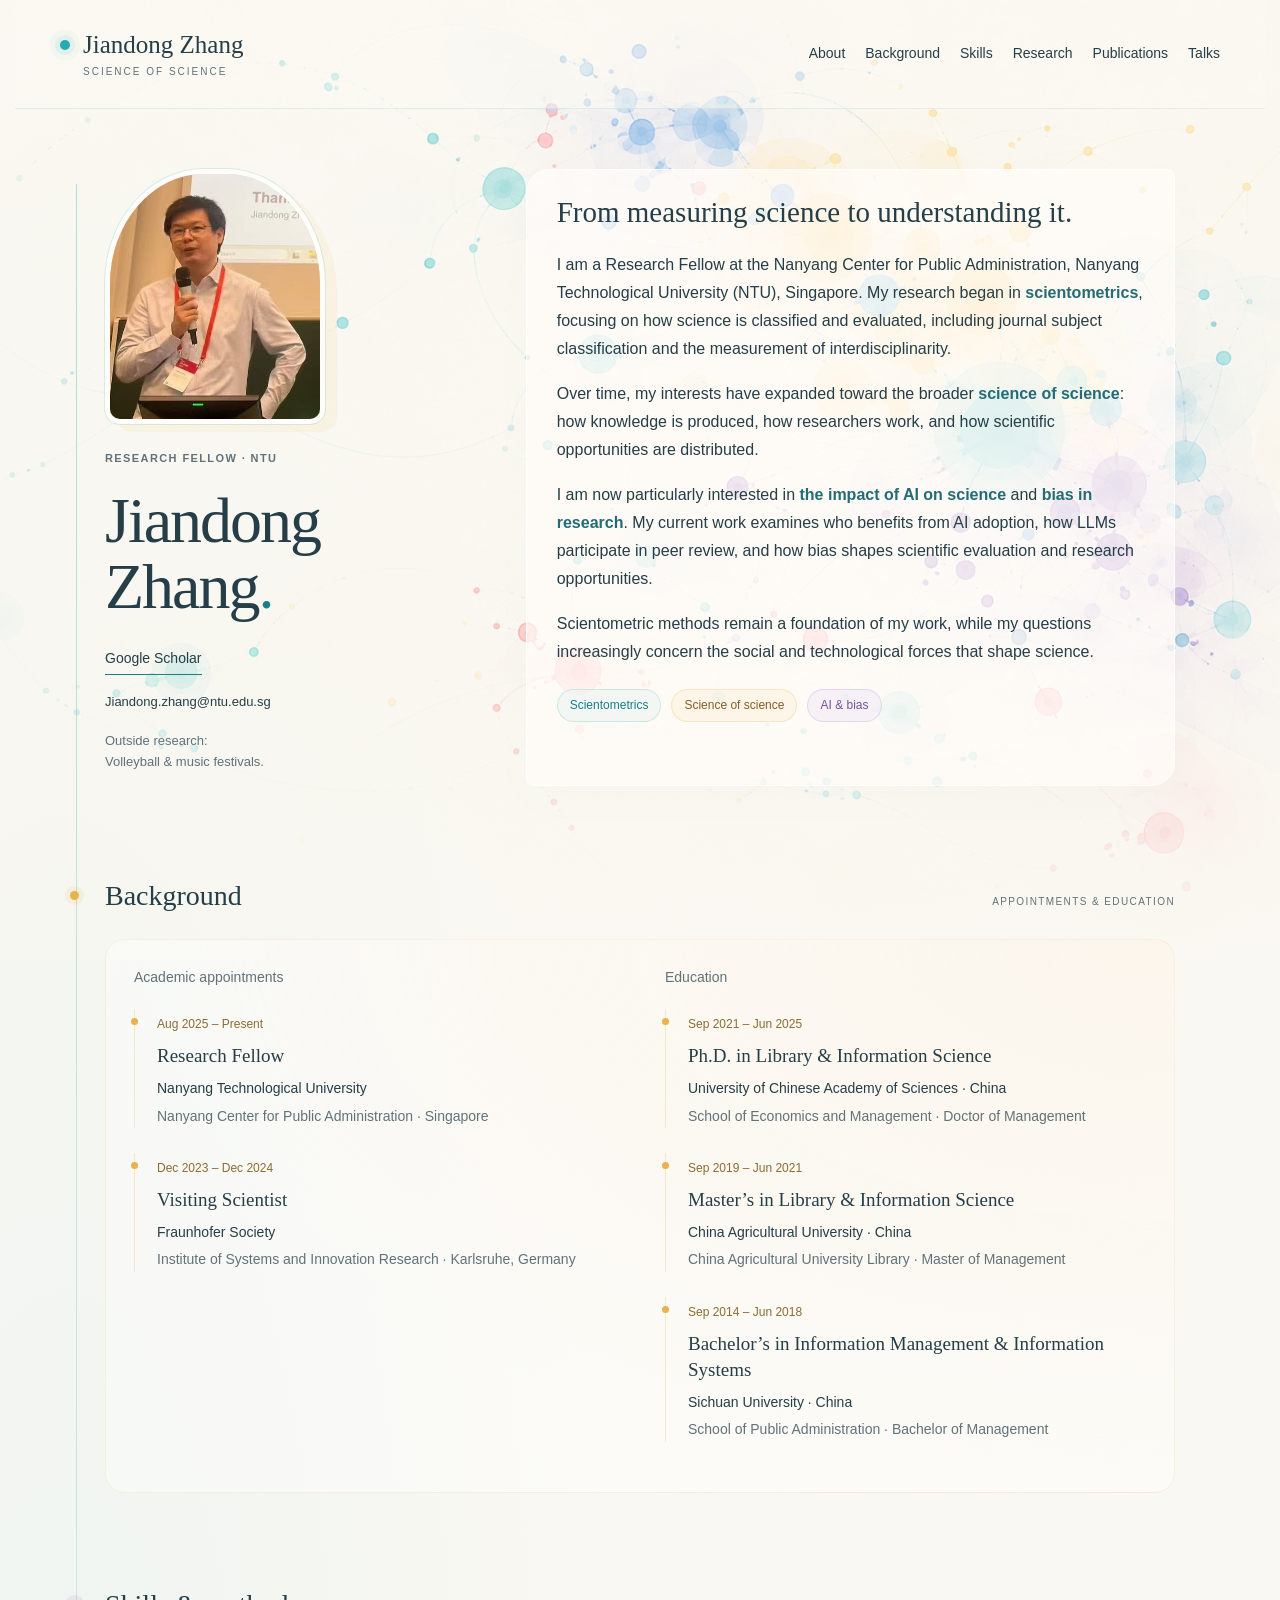
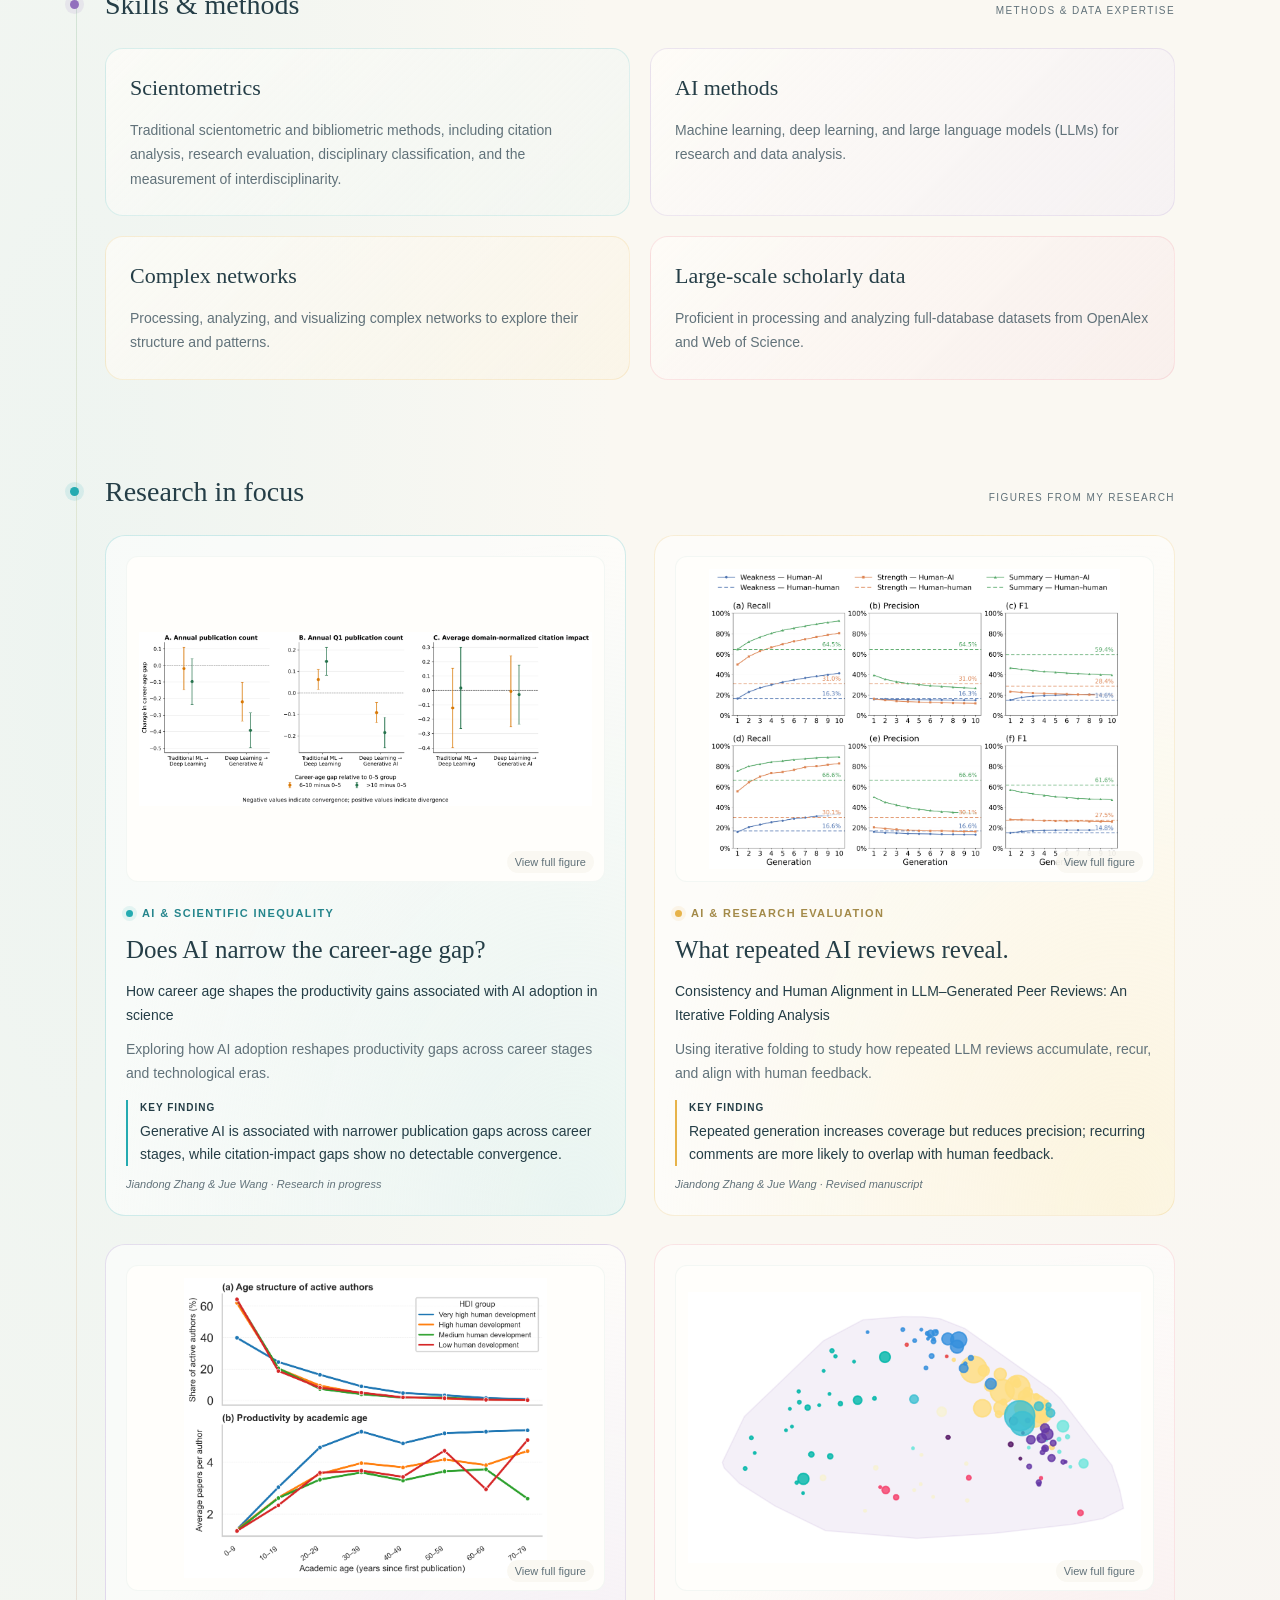
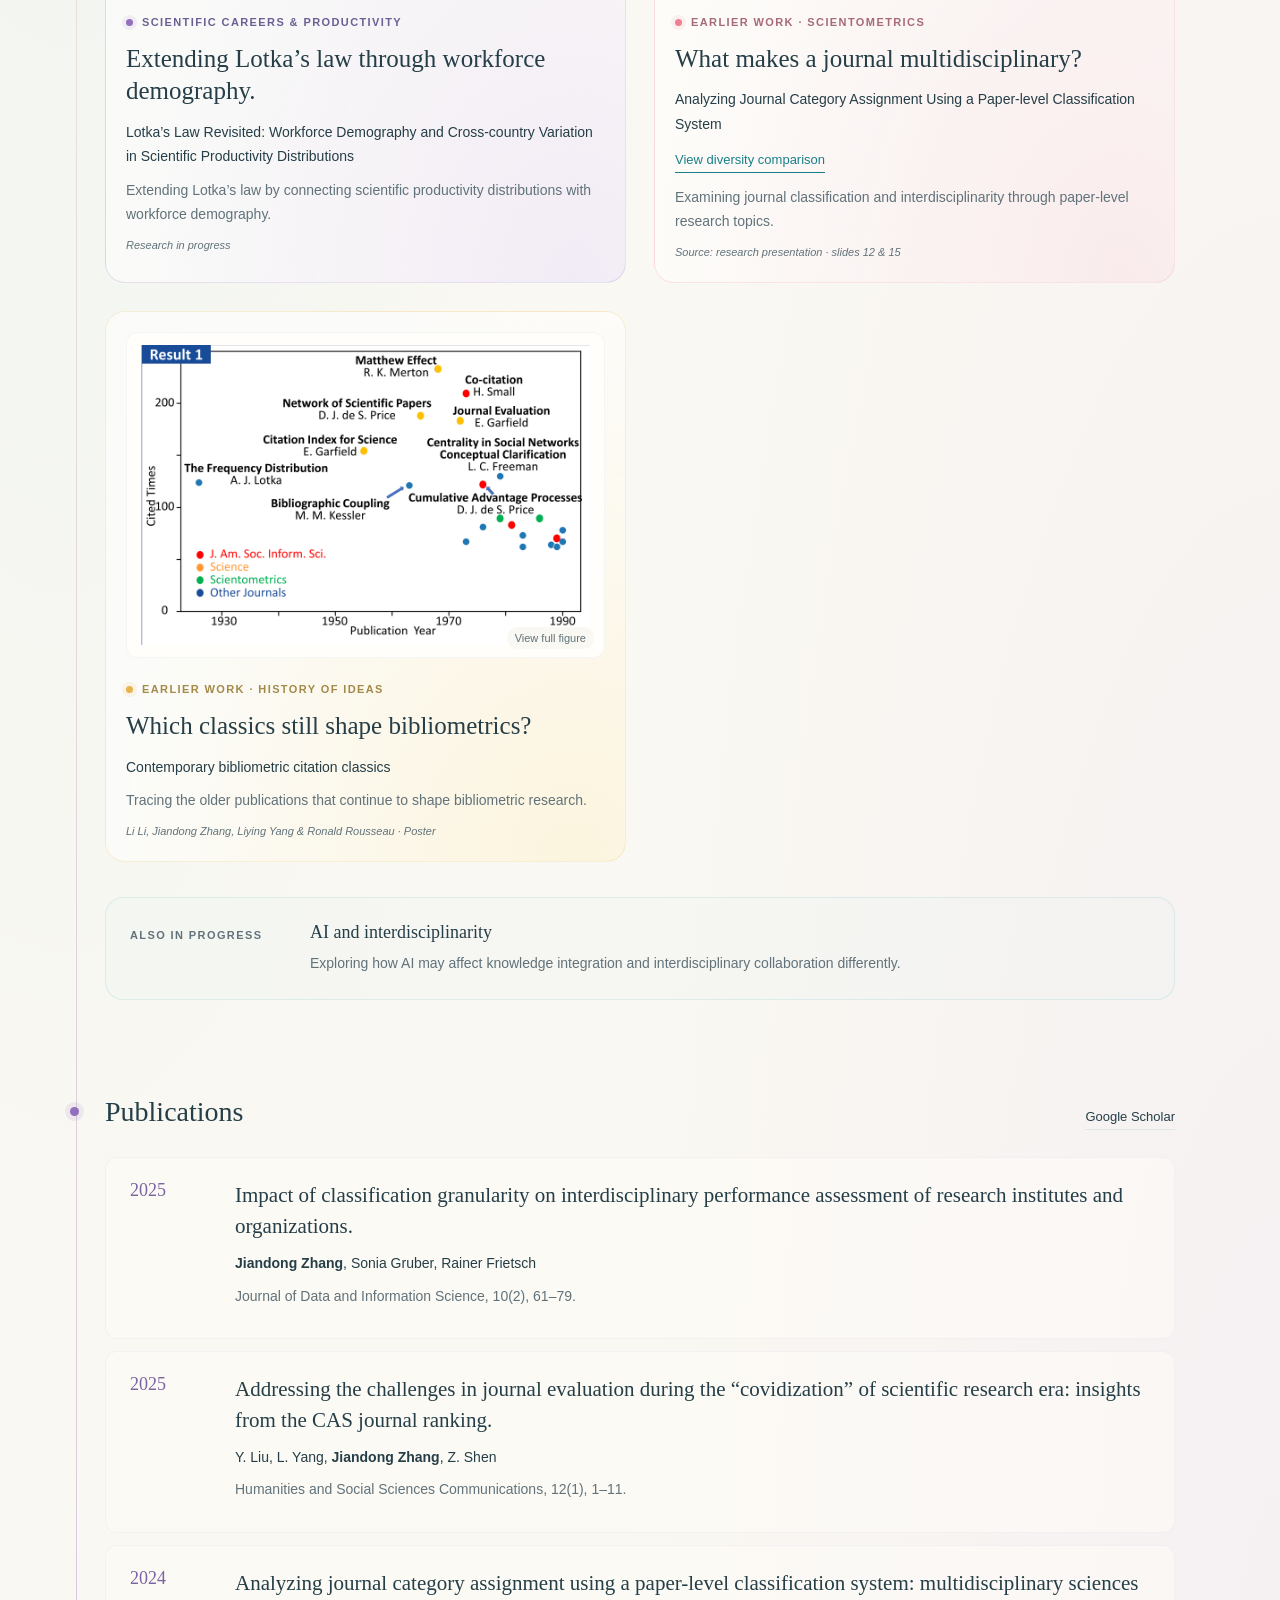
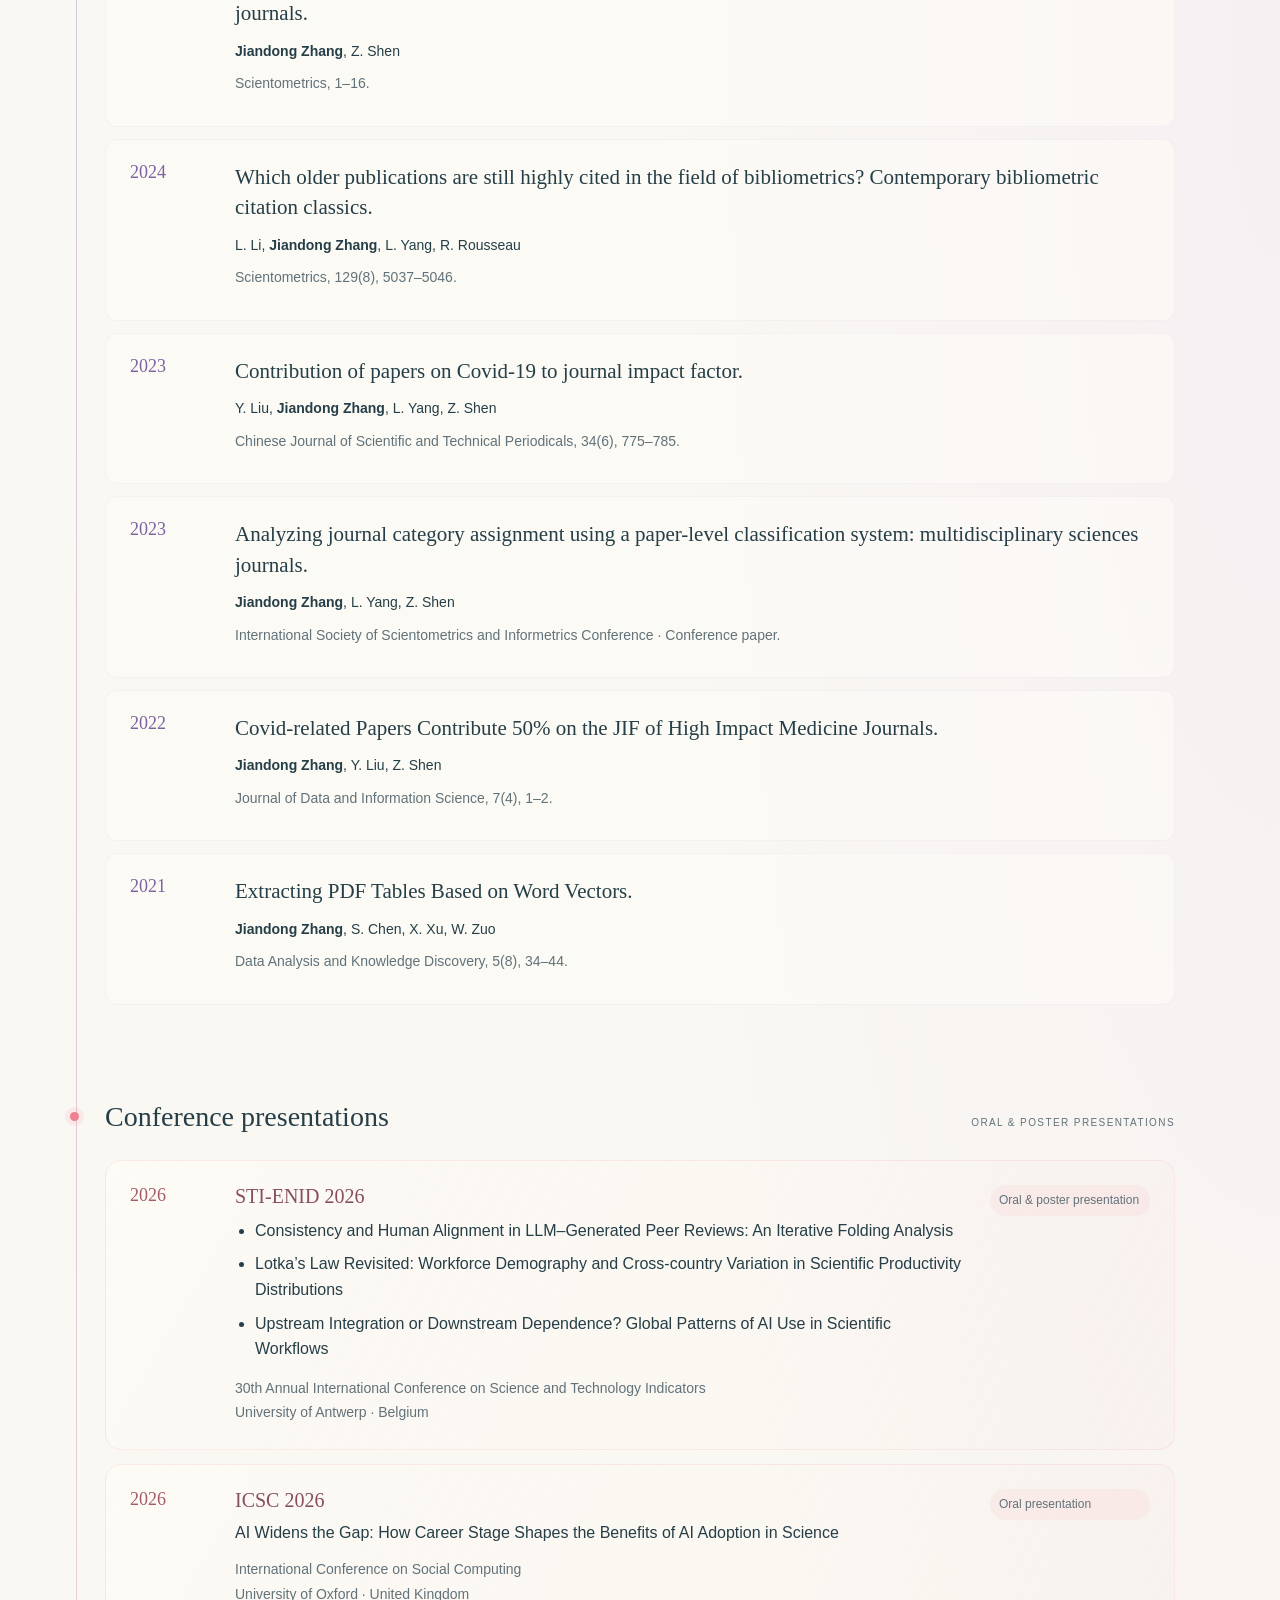
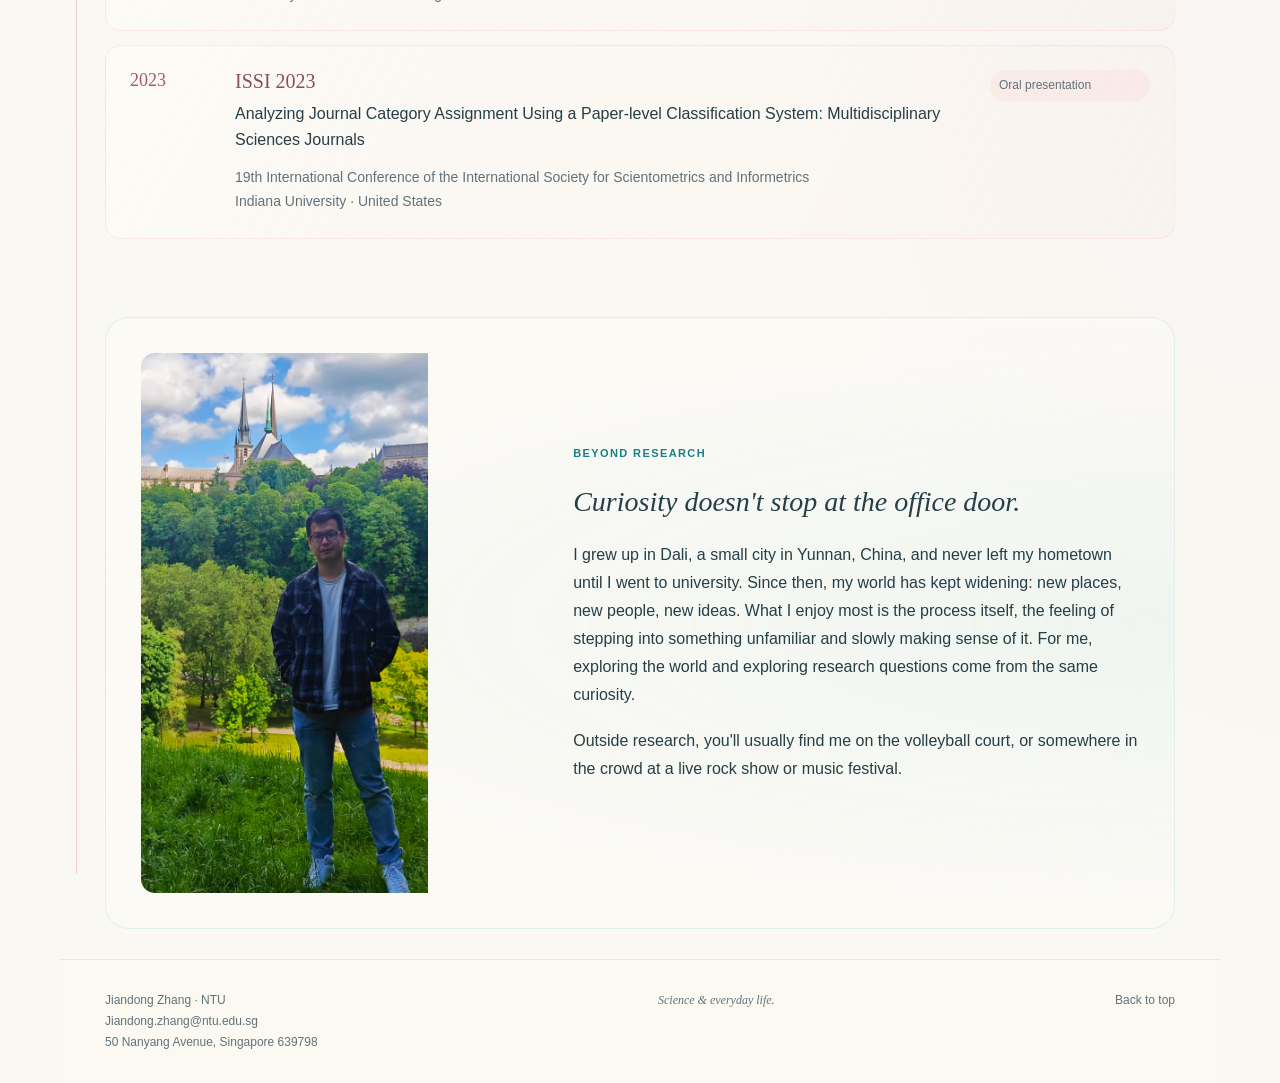
<file: index.html>
<!doctype html><html lang="en"><head><meta charset="utf-8"><meta name="viewport" content="width=device-width,initial-scale=1"><title>Jiandong Zhang | Science of Science</title><meta name="description" content="Jiandong Zhang is a Research Fellow at NTU studying science of science, AI in science, and bias in research."><link rel="stylesheet" href="style.css"><link rel="icon" href="data:image/svg+xml,%3Csvg xmlns='http://www.w3.org/2000/svg' viewBox='0 0 40 40'%3E%3Crect width='40' height='40' fill='%23233145'/%3E%3Ctext x='7' y='29' fill='white' font-size='27' font-family='Georgia'%3EJ%3C/text%3E%3C/svg%3E"></head><body><a class="skip" href="#about">Skip to content</a><header><a class="name" href="#about">Jiandong Zhang<span>SCIENCE OF SCIENCE</span></a><nav aria-label="Main navigation"><a href="#about">About</a><a href="#background">Background</a><a href="#skills">Skills</a><a href="#research">Research</a><a href="#publications">Publications</a><a href="#talks">Talks</a></nav></header><main><section class="intro" id="about"><div class="intro-title"><div class="portrait"><img src="assets/jiandong-speaking.jpg" alt="Jiandong Zhang speaking at an academic presentation" fetchpriority="high"></div><p class="eyebrow">RESEARCH FELLOW · NTU</p><h1>Jiandong <br>Zhang<span class="period">.</span></h1><a class="scholar" href="https://scholar.google.com/citations?user=fZ67XFoAAAAJ&hl=en" target="_blank" rel="noopener">Google Scholar</a><p class="contact"><a href="mailto:Jiandong.zhang@ntu.edu.sg">Jiandong.zhang@ntu.edu.sg</a></p><p class="personal">Outside research:<br>Volleyball & music festivals.</p></div><div class="bio"><h2>From measuring science to understanding it.</h2><p>I am a Research Fellow at the Nanyang Center for Public Administration, Nanyang Technological University (NTU), Singapore. My research began in <strong>scientometrics</strong>, focusing on how science is classified and evaluated, including journal subject classification and the measurement of interdisciplinarity.</p><p>Over time, my interests have expanded toward the broader <strong>science of science</strong>: how knowledge is produced, how researchers work, and how scientific opportunities are distributed.</p><p>I am now particularly interested in <strong>the impact of AI on science</strong> and <strong>bias in research</strong>. My current work examines who benefits from AI adoption, how LLMs participate in peer review, and how bias shapes scientific evaluation and research opportunities.</p><p>Scientometric methods remain a foundation of my work, while my questions increasingly concern the social and technological forces that shape science.</p><div class="topics"><span>Scientometrics</span><span>Science of science</span><span>AI & bias</span></div></div></section>
<section id="background"><div class="section-title"><h2>Background</h2><span>APPOINTMENTS & EDUCATION</span></div><div class="background-grid"><div><h3 class="group-label">Academic appointments</h3><div class="cv-entry"><span>Aug 2025 – Present</span><h3>Research Fellow</h3><p>Nanyang Technological University</p><p class="muted">Nanyang Center for Public Administration · Singapore</p></div><div class="cv-entry"><span>Dec 2023 – Dec 2024</span><h3>Visiting Scientist</h3><p>Fraunhofer Society</p><p class="muted">Institute of Systems and Innovation Research · Karlsruhe, Germany</p></div></div><div><h3 class="group-label">Education</h3><div class="cv-entry"><span>Sep 2021 – Jun 2025</span><h3>Ph.D. in Library & Information Science</h3><p>University of Chinese Academy of Sciences · China</p><p class="muted">School of Economics and Management · Doctor of Management</p></div><div class="cv-entry"><span>Sep 2019 – Jun 2021</span><h3>Master’s in Library & Information Science</h3><p>China Agricultural University · China</p><p class="muted">China Agricultural University Library · Master of Management</p></div><div class="cv-entry"><span>Sep 2014 – Jun 2018</span><h3>Bachelor’s in Information Management & Information Systems</h3><p>Sichuan University · China</p><p class="muted">School of Public Administration · Bachelor of Management</p></div></div></div></section><section id="skills"><div class="section-title"><h2>Skills &amp; methods</h2><span>METHODS &amp; DATA EXPERTISE</span></div><div class="skills-grid"><article class="skill-card"><h3>Scientometrics</h3><p>Traditional scientometric and bibliometric methods, including citation analysis, research evaluation, disciplinary classification, and the measurement of interdisciplinarity.</p></article><article class="skill-card"><h3>AI methods</h3><p>Machine learning, deep learning, and large language models (LLMs) for research and data analysis.</p></article><article class="skill-card"><h3>Complex networks</h3><p>Processing, analyzing, and visualizing complex networks to explore their structure and patterns.</p></article><article class="skill-card"><h3>Large-scale scholarly data</h3><p>Proficient in processing and analyzing full-database datasets from OpenAlex and Web of Science.</p></article></div></section><section id="research"><div class="section-title"><h2>Research in focus</h2><span>FIGURES FROM MY RESEARCH</span></div><div class="research-grid"><article class="feature"><button class="figure-button" data-image="assets/ai-career-gap.png" data-caption="Changes in career-age gaps across AI eras for publication count, Q1 publication count, and normalized citation impact. Negative values indicate convergence. Figure from slides2.pptx, slide 10." aria-label="Enlarge AI and career-age gap figure"><img src="assets/ai-career-gap.png" alt="Three panels comparing changes in career-age gaps across traditional machine learning, deep learning, and generative AI"><span class="enlarge">View full figure</span></button><div class="feature-copy"><p class="eyebrow">AI &amp; SCIENTIFIC INEQUALITY</p><h3>Does AI narrow the career-age gap?</h3><p>How career age shapes the productivity gains associated with AI adoption in science</p><p class="description">Exploring how AI adoption reshapes productivity gaps across career stages and technological eras.</p><p class="finding"><strong>Key finding</strong> Generative AI is associated with narrower publication gaps across career stages, while citation-impact gaps show no detectable convergence.</p><span class="status">Jiandong Zhang &amp; Jue Wang · Research in progress</span></div></article><article class="feature"><button class="figure-button" data-image="assets/peer-review-alignment.png" data-caption="Figure 5 from the revised manuscript: recall, precision, and F1 across cumulative generations, with human–human reference levels for summaries, strengths, and weaknesses." aria-label="Enlarge iterative review alignment figure"><img src="assets/peer-review-alignment.png" alt="Six line-chart panels tracing recall, precision, and F1 across ten generations, with human–human reference levels"><span class="enlarge">View full figure</span></button><div class="feature-copy"><p class="eyebrow">AI &amp; RESEARCH EVALUATION</p><h3>What repeated AI reviews reveal.</h3><p>Consistency and Human Alignment in LLM–Generated Peer Reviews: An Iterative Folding Analysis</p><p class="description">Using iterative folding to study how repeated LLM reviews accumulate, recur, and align with human feedback.</p><p class="finding"><strong>Key finding</strong> Repeated generation increases coverage but reduces precision; recurring comments are more likely to overlap with human feedback.</p><span class="status">Jiandong Zhang &amp; Jue Wang · Revised manuscript</span></div></article><article class="feature"><button class="figure-button" data-image="assets/scientific-careers.png" data-caption="Academic-age composition and productivity by human-development group. Figure from the scientific productivity research project." aria-label="Enlarge scientific careers figure"><img src="assets/scientific-careers.png" alt="Two line charts showing the age structure of active authors and productivity by academic age across human-development groups"><span class="enlarge">View full figure</span></button><div class="feature-copy"><p class="eyebrow">SCIENTIFIC CAREERS & PRODUCTIVITY</p><h3>Extending Lotka’s law through workforce demography.</h3><p>Lotka’s Law Revisited: Workforce Demography and Cross-country Variation in Scientific Productivity Distributions</p><p class="description">Extending Lotka’s law by connecting scientific productivity distributions with workforce demography.</p><span class="status">Research in progress</span></div></article><article class="feature"><button class="figure-button" data-image="assets/journal-topic-composition.png" data-caption="Composition of research topics in Complexity. Original figure from the journal classification presentation, slide 15. The presentation labels this example an interdisciplinary tendency." aria-label="Enlarge journal topic composition figure"><img src="assets/journal-topic-composition.png" alt="Colored research-topic circles distributed across a purple scientific landscape, showing the topic composition of Complexity"><span class="enlarge">View full figure</span></button><div class="feature-copy"><p class="eyebrow">EARLIER WORK · SCIENTOMETRICS</p><h3>What makes a journal multidisciplinary?</h3><p>Analyzing Journal Category Assignment Using a Paper-level Classification System</p><button class="figure-secondary" data-image="assets/journal-diversity.png" data-alt="Violin plots comparing disciplinary diversity in multidisciplinary journals and other journals at macro, meso, and micro levels" data-caption="Distribution of journal disciplinary diversity at macro, meso, and micro levels. Original figure from the journal classification presentation, slide 12.">View diversity comparison</button><p class="description">Examining journal classification and interdisciplinarity through paper-level research topics.</p><span class="status">Source: research presentation · slides 12 & 15</span></div></article><article class="feature"><button class="figure-button" data-image="assets/citation-classics.png" data-caption="The top 20 Contemporary Bibliometrics Citation Classics, shown by publication year and citation count. Extracted from the original poster by Li Li, Jiandong Zhang, Liying Yang, and Ronald Rousseau." aria-label="Enlarge citation classics figure"><img src="assets/citation-classics.png" alt="Scatter plot showing publication years and citation counts for twenty bibliometric citation classics, with labels for influential works"><span class="enlarge">View full figure</span></button><div class="feature-copy"><p class="eyebrow">EARLIER WORK · HISTORY OF IDEAS</p><h3>Which classics still shape bibliometrics?</h3><p>Contemporary bibliometric citation classics</p><p class="description">Tracing the older publications that continue to shape bibliometric research.</p><span class="status">Li Li, Jiandong Zhang, Liying Yang & Ronald Rousseau · Poster</span></div></article></div><div class="current"><span class="eyebrow">ALSO IN PROGRESS</span><div><h3>AI and interdisciplinarity</h3><p>Exploring how AI may affect knowledge integration and interdisciplinary collaboration differently.</p></div></div></section>
<section id="publications"><div class="section-title"><h2>Publications</h2><a href="https://scholar.google.com/citations?user=fZ67XFoAAAAJ&hl=en" target="_blank" rel="noopener">Google Scholar</a></div><article class="paper"><span class="year">2025</span><div><h3>Impact of classification granularity on interdisciplinary performance assessment of research institutes and organizations.</h3><p><strong>Jiandong Zhang</strong>, Sonia Gruber, Rainer Frietsch</p><p class="muted">Journal of Data and Information Science, 10(2), 61–79.</p></div></article><article class="paper"><span class="year">2025</span><div><h3>Addressing the challenges in journal evaluation during the “covidization” of scientific research era: insights from the CAS journal ranking.</h3><p>Y. Liu, L. Yang, <strong>Jiandong Zhang</strong>, Z. Shen</p><p class="muted">Humanities and Social Sciences Communications, 12(1), 1–11.</p></div></article><article class="paper"><span class="year">2024</span><div><h3>Analyzing journal category assignment using a paper-level classification system: multidisciplinary sciences journals.</h3><p><strong>Jiandong Zhang</strong>, Z. Shen</p><p class="muted">Scientometrics, 1–16.</p></div></article><article class="paper"><span class="year">2024</span><div><h3>Which older publications are still highly cited in the field of bibliometrics? Contemporary bibliometric citation classics.</h3><p>L. Li, <strong>Jiandong Zhang</strong>, L. Yang, R. Rousseau</p><p class="muted">Scientometrics, 129(8), 5037–5046.</p></div></article><article class="paper"><span class="year">2023</span><div><h3>Contribution of papers on Covid-19 to journal impact factor.</h3><p>Y. Liu, <strong>Jiandong Zhang</strong>, L. Yang, Z. Shen</p><p class="muted">Chinese Journal of Scientific and Technical Periodicals, 34(6), 775–785.</p></div></article><article class="paper"><span class="year">2023</span><div><h3>Analyzing journal category assignment using a paper-level classification system: multidisciplinary sciences journals.</h3><p><strong>Jiandong Zhang</strong>, L. Yang, Z. Shen</p><p class="muted">International Society of Scientometrics and Informetrics Conference · Conference paper.</p></div></article><article class="paper"><span class="year">2022</span><div><h3>Covid-related Papers Contribute 50% on the JIF of High Impact Medicine Journals.</h3><p><strong>Jiandong Zhang</strong>, Y. Liu, Z. Shen</p><p class="muted">Journal of Data and Information Science, 7(4), 1–2.</p></div></article><article class="paper"><span class="year">2021</span><div><h3>Extracting PDF Tables Based on Word Vectors.</h3><p><strong>Jiandong Zhang</strong>, S. Chen, X. Xu, W. Zuo</p><p class="muted">Data Analysis and Knowledge Discovery, 5(8), 34–44.</p></div></article></section><section id="talks" class="talks"><div class="section-title"><h2>Conference presentations</h2><span>ORAL & POSTER PRESENTATIONS</span></div><div class="conference"><span class="year">2026</span><div><h3>STI-ENID 2026</h3><ul class="presentation-titles"><li>Consistency and Human Alignment in LLM–Generated Peer Reviews: An Iterative Folding Analysis</li><li>Lotka’s Law Revisited: Workforce Demography and Cross-country Variation in Scientific Productivity Distributions</li><li>Upstream Integration or Downstream Dependence? Global Patterns of AI Use in Scientific Workflows</li></ul><p>30th Annual International Conference on Science and Technology Indicators</p><p>University of Antwerp · Belgium</p></div><span>Oral & poster presentation</span></div><div class="conference"><span class="year">2026</span><div><h3>ICSC 2026</h3><p class="presentation-title">AI Widens the Gap: How Career Stage Shapes the Benefits of AI Adoption in Science</p><p>International Conference on Social Computing</p><p>University of Oxford · United Kingdom</p></div><span>Oral presentation</span></div><div class="conference"><span class="year">2023</span><div><h3>ISSI 2023</h3><p class="presentation-title">Analyzing Journal Category Assignment Using a Paper-level Classification System: Multidisciplinary Sciences Journals</p><p>19th International Conference of the International Society for Scientometrics and Informetrics</p><p>Indiana University · United States</p></div><span>Oral presentation</span></div></section><section class="personal-section" id="beyond"><div class="life-photo"><img src="assets/jiandong-life.jpg" alt="Jiandong Zhang outdoors, surrounded by greenery with historic buildings in the background" loading="lazy"></div><div class="personal-copy"><p class="eyebrow">BEYOND RESEARCH</p><h2><em>Curiosity doesn't stop at the office door.</em></h2><p>I grew up in Dali, a small city in Yunnan, China, and never left my hometown until I went to university. Since then, my world has kept widening: new places, new people, new ideas. What I enjoy most is the process itself, the feeling of stepping into something unfamiliar and slowly making sense of it. For me, exploring the world and exploring research questions come from the same curiosity.</p><p>Outside research, you'll usually find me on the volleyball court, or somewhere in the crowd at a live rock show or music festival.</p></div></section></main><footer><span>Jiandong Zhang · NTU<br><a href="mailto:Jiandong.zhang@ntu.edu.sg">Jiandong.zhang@ntu.edu.sg</a><br>50 Nanyang Avenue, Singapore 639798</span><span class="footer-art">Science & everyday life.</span><a href="#about">Back to top</a></footer><dialog id="figure-dialog" aria-labelledby="figure-caption"><button class="close" aria-label="Close figure">Close ×</button><img id="full-figure" alt=""><p id="figure-caption"></p></dialog><script src="main.js"></script></body></html>
</file>
<file: style.css>
:root{--ink:#233145;--muted:#65707b;--accent:#9b492d;--line:#dedfdd;--paper:#fffefb}*{box-sizing:border-box}html{scroll-behavior:smooth;scroll-padding-top:35px}body{margin:0;background:var(--paper);color:var(--ink);font:16px/1.75 Arial,Helvetica,sans-serif}a{color:inherit;text-decoration:none}a:hover{color:var(--accent)}button,a{touch-action:manipulation}a:focus-visible,button:focus-visible{outline:3px solid #9b492d;outline-offset:5px}header{max-width:1250px;margin:auto;display:flex;align-items:center;justify-content:space-between;padding:31px 45px;border-bottom:1px solid var(--line)}.name{font:25px Georgia,serif}.name span{display:block;font:10px Arial;letter-spacing:2px;margin-top:7px;color:var(--muted)}nav{display:flex;gap:30px;font-size:14px}main{max-width:1160px;margin:auto;padding:0 45px}section{padding:45px 0;border-bottom:1px solid var(--line)}.intro{display:grid;grid-template-columns:1fr 1.8fr;gap:65px;padding:60px 0 46px}.eyebrow{font-size:11px;letter-spacing:1.4px;font-weight:600;margin:0 0 18px;color:var(--muted)}h1{font:64px/1.03 Georgia,serif;letter-spacing:-2px;margin:20px 0 24px}.period{color:var(--accent)}.scholar{font-size:14px;display:inline-block;border-bottom:1px solid var(--accent);padding-bottom:3px}.personal{font-size:13px;color:var(--muted);margin-top:28px;line-height:1.6}.bio h2{font:29px Georgia,serif;margin:1px 0 22px}.bio p{margin:0 0 17px}.topics{display:flex;gap:18px;flex-wrap:wrap;font-size:12px;color:var(--accent);margin-top:23px}.section-title{display:flex;align-items:baseline;justify-content:space-between;gap:20px;margin-bottom:27px}.section-title h2{font:28px Georgia,serif;margin:0}.section-title>span{font-size:10px;letter-spacing:1.4px;color:var(--muted)}.section-title>a{font-size:13px;border-bottom:1px solid var(--line)}.research-grid{display:grid;grid-template-columns:1fr 1fr;gap:34px}.figure-button{position:relative;display:block;width:100%;background:#fff;border:1px solid #e5e6e4;padding:18px;cursor:zoom-in;overflow:hidden}.figure-button img{display:block;width:100%;height:300px;object-fit:contain;transition:transform .3s}.figure-button:hover img{transform:scale(1.025)}.enlarge{position:absolute;bottom:8px;right:10px;background:#fffdf5e8;color:var(--muted);font:11px Arial;padding:5px 8px}.feature-copy{padding-top:22px}.feature-copy .eyebrow{color:var(--accent);margin-bottom:11px}.feature h3{font:25px/1.3 Georgia,serif;margin:0 0 12px}.feature-copy p:not(.eyebrow){margin:0 0 9px;font-size:14px}.feature-copy .description{color:var(--muted)}.status{display:inline-block;font-size:11px;color:var(--muted);margin-top:5px;font-style:italic}.current{display:grid;grid-template-columns:150px 1fr 1fr;gap:30px;margin-top:35px;padding-top:27px;border-top:1px solid var(--line)}.current .eyebrow{padding-top:4px}.current h3{font:18px Georgia,serif;margin:0 0 8px}.current p{font-size:14px;color:var(--muted);margin:0}.paper{display:grid;grid-template-columns:80px 1fr;gap:25px}.year{font:18px Georgia,serif;color:var(--accent)}.paper h3{font:23px/1.45 Georgia,serif;margin:0 0 10px}.paper p{font-size:14px;margin:0 0 8px}.muted{color:var(--muted)}.paper-link{font-size:13px;border-bottom:1px solid var(--accent)}.conference{display:grid;grid-template-columns:80px 1fr 160px;gap:25px;padding:20px 0;border-top:1px solid var(--line)}.conference h3{font:20px Georgia,serif;margin:0 0 5px}.conference p{font-size:14px;margin:0;color:var(--muted)}.conference>span:last-child{font-size:12px;color:var(--muted)}.note{font-size:12px;color:var(--muted);margin-top:15px}footer{max-width:1160px;margin:auto;padding:30px 45px;display:flex;justify-content:space-between;gap:20px;font-size:12px;color:var(--muted)}.footer-art{font-family:Georgia;font-style:italic}dialog{border:0;padding:45px 25px 20px;max-width:95vw;width:1100px;max-height:94vh;background:white;box-shadow:0 15px 90px #0004}dialog::backdrop{background:#101624be}dialog img{width:100%;max-height:75vh;object-fit:contain}dialog p{font-size:14px;margin:15px 0 0}.close{position:absolute;right:20px;top:12px;border:0;background:transparent;cursor:pointer;font-size:14px;color:var(--ink)}.skip{position:absolute;top:-100px}.skip:focus{top:0;background:white;padding:10px;z-index:3}@media(max-width:800px){header{padding:24px}.intro{gap:35px;grid-template-columns:1fr 1.8fr}h1{font-size:50px}main{padding:0 24px}.figure-button img{height:240px}.current{grid-template-columns:1fr 1fr}.current>.eyebrow{grid-column:1/-1}.conference{grid-template-columns:50px 1fr}.conference>span:last-child{grid-column:2}footer{padding:25px 24px}}@media(max-width:550px){header{flex-direction:column;align-items:flex-start;gap:20px}nav{width:100%;justify-content:space-between;gap:12px;font-size:13px}.intro{grid-template-columns:1fr;gap:25px;padding-top:35px}h1{font-size:53px;line-height:1.1;margin:10px 0 18px}h1 br{display:none}h1 br:after{content:' '}.personal{margin-top:18px}.bio h2{font-size:25px}.research-grid{grid-template-columns:1fr;gap:30px}.figure-button img{height:auto;max-height:360px}.section-title{align-items:flex-start;flex-direction:column;gap:10px}.current{grid-template-columns:1fr;gap:20px}.paper{grid-template-columns:1fr;gap:10px}.paper h3{font-size:21px}.conference{gap:15px}footer{flex-wrap:wrap}.footer-art{display:none}section{padding:35px 0}}@media(prefers-reduced-motion:reduce){html{scroll-behavior:auto}*{transition:none!important}}
@media(min-width:551px) and (max-width:800px){.intro{grid-template-columns:1fr;gap:25px}.intro-title{position:relative}.intro-title h1{margin:8px 0 20px}.intro-title h1 br{display:none}.personal{position:absolute;right:0;bottom:0;margin:0}.bio{max-width:650px}.research-grid{grid-template-columns:1fr}.figure-button img{height:auto;max-height:420px}}
.contact{font-size:13px;margin:16px 0 0}.contact a{overflow-wrap:anywhere}.background-grid{display:grid;grid-template-columns:1fr 1fr;gap:50px}.group-label{font-size:14px;color:var(--muted);font-weight:400;margin:0 0 20px}.cv-entry{margin:0 0 25px}.cv-entry>span{font-size:12px;color:var(--accent)}.cv-entry h3{font:19px/1.4 Georgia,serif;margin:6px 0}.cv-entry p{font-size:14px;margin:3px 0}.paper+.paper{border-top:1px solid var(--line);padding-top:25px;margin-top:25px}nav{gap:20px}@media(max-width:800px){.personal{position:static;margin-top:18px}.background-grid{gap:30px}}@media(max-width:550px){.background-grid{grid-template-columns:1fr}.name{font-size:24px}nav{flex-wrap:wrap;justify-content:flex-start;gap:12px 20px}}

.research-grid{row-gap:42px}.figure-secondary{display:block;border:0;border-bottom:1px solid var(--accent);padding:0;background:none;color:var(--accent);font:13px/1.8 Arial;cursor:pointer;margin:12px 0}.feature-copy .status{display:block}
.portrait{position:relative;width:220px;height:255px;overflow:hidden;margin-bottom:25px;background:#e5dfd2}.portrait img{position:absolute;width:320%;max-width:none;height:auto;left:-12%;top:-168%}.personal-section{display:grid;grid-template-columns:1fr 1.5fr;align-items:center;gap:55px}.life-photo img{display:block;width:100%;height:auto;max-height:540px;object-fit:contain;object-position:left center}.personal-copy h2{font:28px/1.4 Georgia,serif;margin:0 0 20px}.personal-copy p{margin:0 0 18px}.intro-title .personal{position:static;margin-top:18px}@media(max-width:800px){.intro-title .portrait{float:left;margin-right:30px;width:180px;height:210px}.intro-title:after{content:'';display:block;clear:both}.intro-title h1{font-size:44px}.personal-section{gap:30px}}@media(max-width:550px){.intro-title .portrait{float:none;width:180px;height:210px;margin-right:0}.personal-section{grid-template-columns:1fr}.life-photo img{max-height:500px;object-position:center}.personal-copy h2{font-size:25px}}
.presentation-title,.presentation-titles{font-weight:500;color:var(--ink,#233145);line-height:1.6}.presentation-titles{margin:10px 0 14px;padding-left:20px}.presentation-titles li+li{margin-top:8px}

/* Scientific atlas: a shared palette, translucent surfaces, and connected nodes. */
:root{--ink:#253e47;--muted:#61727a;--accent:#187f89;--line:#7cbbb930;--paper:#faf8f2;--teal:#25abb1;--gold:#e7b34a;--violet:#9270bd;--coral:#ed8191}
body{background:radial-gradient(ellipse at 5% 30%,#d9eeee60,transparent 32%),radial-gradient(ellipse at 100% 65%,#ede4f265,transparent 36%),var(--paper)}
body::before{content:'';position:absolute;top:0;right:0;width:100%;height:960px;background:linear-gradient(180deg,transparent 65%,var(--paper)),url('assets/scientific-atlas-background.png') right top/cover no-repeat;opacity:.42;pointer-events:none;z-index:-1}
header{border-color:var(--line);background:#faf8f27a}.name{position:relative;padding-left:23px}.name::before{content:'';position:absolute;left:0;top:9px;width:10px;height:10px;border-radius:50%;background:var(--teal);box-shadow:0 0 0 5px #25abb116,0 0 0 10px #25abb109}
nav a{position:relative;padding:5px 0}nav a::after{content:'';display:block;height:2px;background:linear-gradient(90deg,var(--teal),var(--gold));transform:scaleX(0);transform-origin:left;transition:transform .2s}nav a:hover::after,nav a:focus-visible::after{transform:scaleX(1)}
main{position:relative}main::before{content:'';position:absolute;left:16px;top:75px;bottom:55px;width:1px;background:linear-gradient(var(--teal),#e7b34a80,var(--violet),var(--coral));opacity:.35}
section{position:relative;border-bottom:0;padding:48px 0}.intro{gap:60px}.bio{padding:25px 30px;background:#fffdf9ad;border:1px solid #ffffffb0;border-radius:24px 8px 24px 8px;box-shadow:0 12px 45px #597e7906}.bio strong{color:#236c75}
.topics{gap:10px}.topics span{padding:5px 12px;border:1px solid #25abb130;border-radius:30px;background:#e7f3f180}.topics span:nth-child(2){color:#806025;border-color:#e7b34a40;background:#fbf0d980}.topics span:nth-child(3){color:#735498;border-color:#9270bd30;background:#efe7f580}
.section-title h2{position:relative}.section-title h2::before{content:'';position:absolute;left:-35px;top:11px;width:9px;height:9px;border-radius:50%;background:var(--section-color,var(--teal));box-shadow:0 0 0 5px color-mix(in srgb,var(--section-color,var(--teal)) 12%,transparent)}
#background{--section-color:var(--gold)}#research{--section-color:var(--teal)}#publications{--section-color:var(--violet)}#talks{--section-color:var(--coral)}
.background-grid{padding:25px 28px;border:1px solid #e7b34a24;border-radius:20px;background:radial-gradient(ellipse at right top,#fbecd759,transparent 70%),#ffffff65}.cv-entry{position:relative;padding-left:22px;border-left:1px solid #e7b34a40}.cv-entry::before{content:'';position:absolute;left:-4px;top:9px;width:7px;height:7px;border-radius:50%;background:var(--gold)}.cv-entry>span{color:#8c6c32}
.research-grid{gap:28px}.feature{--node:var(--teal);--wash:#dcefeb;position:relative;padding:20px;border-radius:20px;border:1px solid color-mix(in srgb,var(--node) 20%,transparent);background:radial-gradient(ellipse at 90% 100%,color-mix(in srgb,var(--wash) 60%,transparent),transparent 70%),#ffffff8c;transition:box-shadow .25s,transform .25s}.feature:nth-child(2){--node:var(--gold);--wash:#fbefcc}.feature:nth-child(3){--node:var(--violet);--wash:#eae0f2}.feature:nth-child(4){--node:var(--coral);--wash:#f7e1e3}.feature:hover{box-shadow:0 10px 30px #4e736d0c;transform:translateY(-2px)}.feature-copy .eyebrow{color:color-mix(in srgb,var(--node) 65%,#253e47);display:flex;align-items:center;gap:9px}.feature-copy .eyebrow::before{content:'';width:7px;height:7px;flex:none;border-radius:50%;background:var(--node);box-shadow:0 0 0 4px color-mix(in srgb,var(--node) 10%,transparent)}.figure-button{border-radius:12px;border-color:#d8e4e250;background:#fffefb;padding:12px}.enlarge{border-radius:20px;background:#faf8f2ed}.current{border:1px solid #25abb122;padding:24px;border-radius:18px;background:#e8f3f03d}
.paper{position:relative;padding:22px 24px;border-radius:12px;background:#fffdf878;border:1px solid #9270bd12}.paper+.paper{margin-top:12px;padding-top:22px;border-top:1px solid #9270bd12}.paper .year{color:#7c63a1}.paper h3{font-size:21px}.paper:hover{background:#f0ebf47d}
.conference{padding:24px;border:1px solid #ed819123;border-radius:16px;background:linear-gradient(120deg,#fffdf987,#f9ece84d);margin-top:14px}.conference .year{color:#a85968}.conference h3{color:#874f60}.conference p.presentation-title{color:var(--ink);font-size:16px;margin:8px 0 12px}.conference>span:last-child{align-self:start;padding:5px 9px;border-radius:15px;background:#ed819114}
.portrait{border-radius:45% 45% 15px 15px;border:5px solid #fffdf9;box-shadow:0 0 0 1px #25abb128,12px 8px 0 #e7b34a16}.personal-section{padding:35px;background:radial-gradient(ellipse at right center,#dceee966,transparent 70%),#fffdf969;border:1px solid #25abb11f;border-radius:24px;margin:30px 0}.life-photo img{border-radius:14px}.personal-copy .eyebrow{color:var(--accent)}
footer{border-top:1px solid var(--line);background:#faf8f270}dialog{border-radius:16px;background:var(--paper)}a:focus-visible,button:focus-visible{outline-color:var(--accent)}
@media(max-width:800px){main::before{left:8px}.section-title h2::before{left:-20px;width:7px;height:7px}.intro{gap:30px}.bio{padding:22px}.background-grid{padding:22px}.personal-section{padding:24px}body::before{height:850px;opacity:.28;background-position:65% top}}
@media(max-width:550px){.bio{padding:20px}.feature{padding:16px}.paper{padding:18px}.paper+.paper{padding-top:18px}.conference{padding:18px;grid-template-columns:45px 1fr}.background-grid{padding:20px}.personal-section{margin:20px 0;padding:20px}.current{padding:20px}.presentation-titles{padding-left:16px;font-size:14px}.intro{padding-top:35px}.research-grid{gap:24px}}
@media(prefers-reduced-motion:reduce){.feature:hover{transform:none}}
@media(prefers-contrast:more){body::before,main::before{display:none}.bio,.feature,.paper,.conference,.background-grid,.personal-section{background:white;border-color:#61727a}}

#skills{--section-color:var(--violet)}.skills-grid{display:grid;grid-template-columns:repeat(2,minmax(0,1fr));gap:20px}.skill-card{padding:24px;border:1px solid #25abb125;border-radius:18px;background:linear-gradient(135deg,#fffdf9b0,#e8f3f060)}.skill-card:nth-child(2){border-color:#9270bd25;background:linear-gradient(135deg,#fffdf9b0,#efe7f560)}.skill-card:nth-child(3){border-color:#e7b34a30;background:linear-gradient(135deg,#fffdf9b0,#fbf0d960)}.skill-card h3{font:22px/1.4 Georgia,serif;margin:0 0 14px}.skill-card p{font-size:14px;color:var(--muted);margin:0}@media(max-width:800px){.skills-grid{grid-template-columns:1fr}.skill-card{padding:22px}}

.skill-card:nth-child(4){border-color:#ed819130;background:linear-gradient(135deg,#fffdf9b0,#f7e1e360)}

.feature:nth-child(5){--node:var(--gold);--wash:#fbefcc}.current{grid-template-columns:150px 1fr}@media(max-width:550px){.current{grid-template-columns:1fr}}

.feature-copy p.finding{font-size:14px;line-height:1.65;margin:14px 0 9px;padding-left:12px;border-left:2px solid var(--node);color:var(--ink)}.finding strong{display:block;font-size:10px;letter-spacing:1px;text-transform:uppercase;margin-bottom:4px}
</file>
